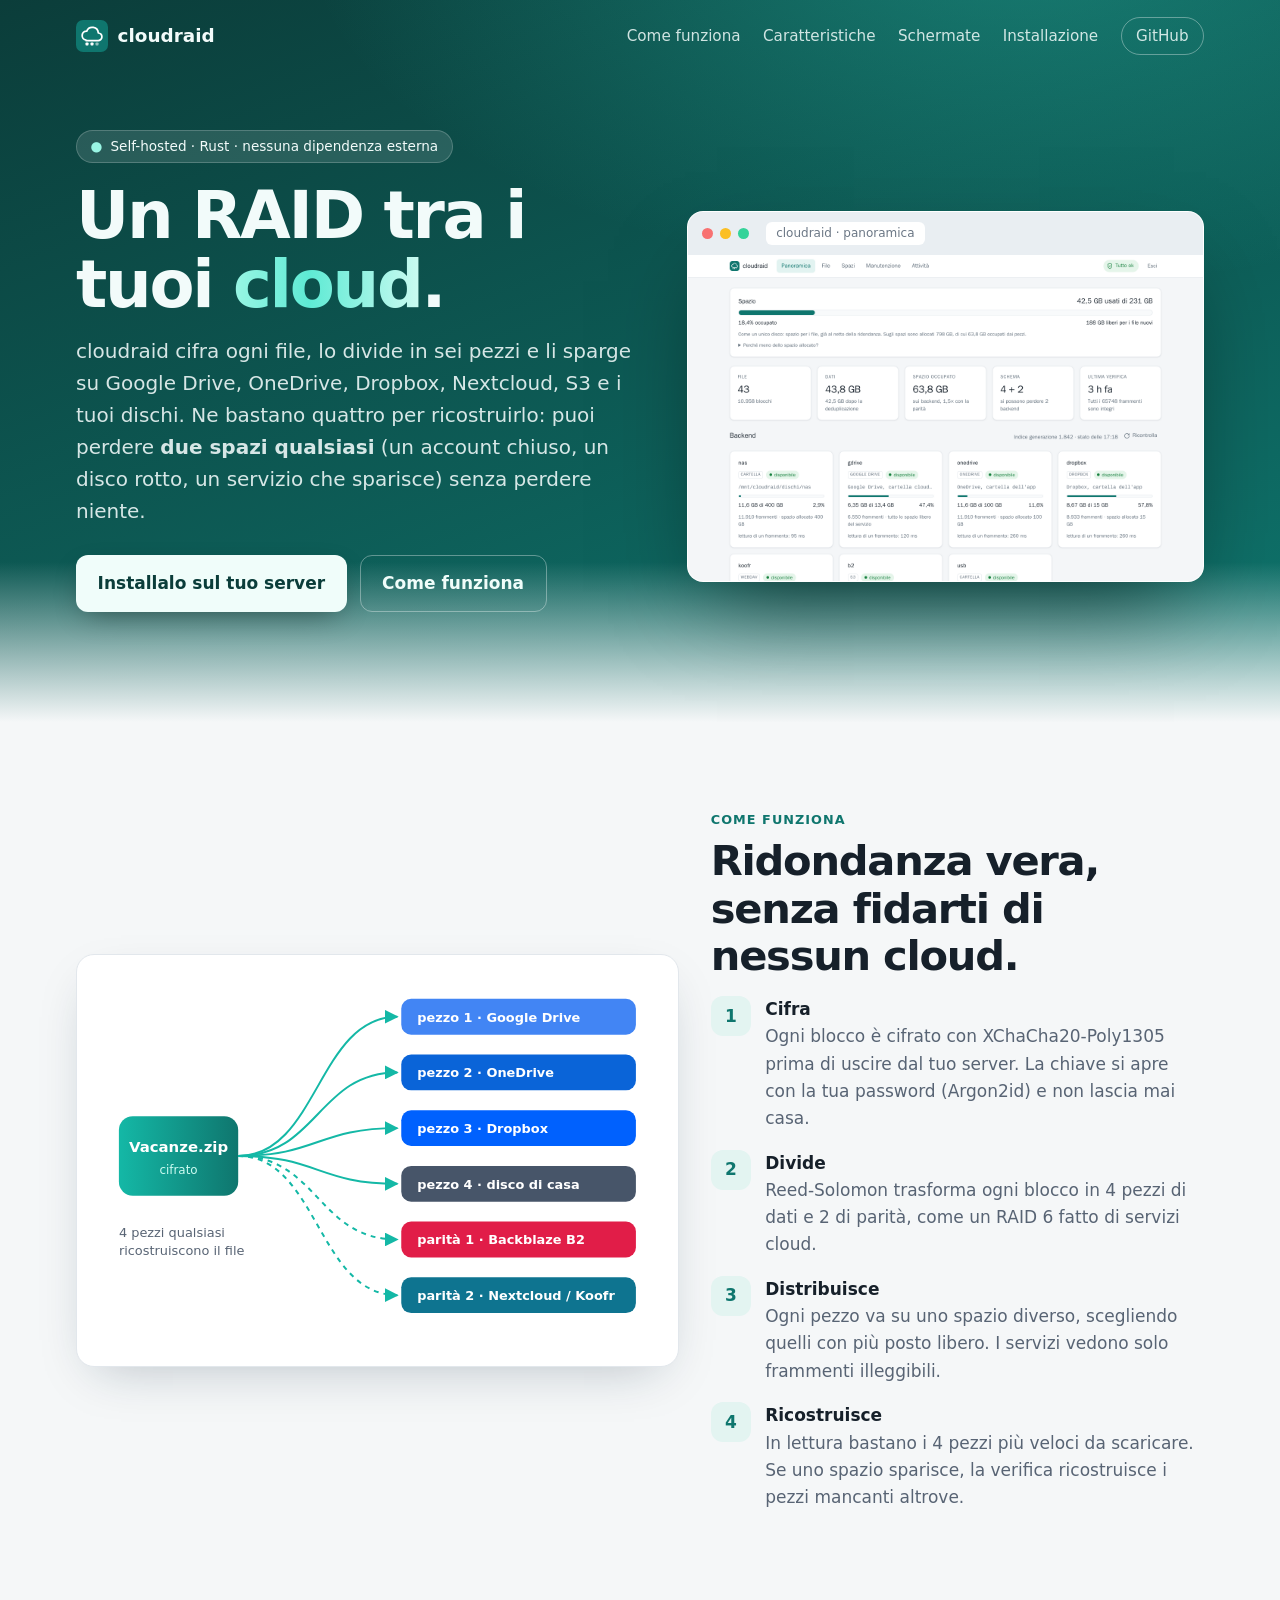
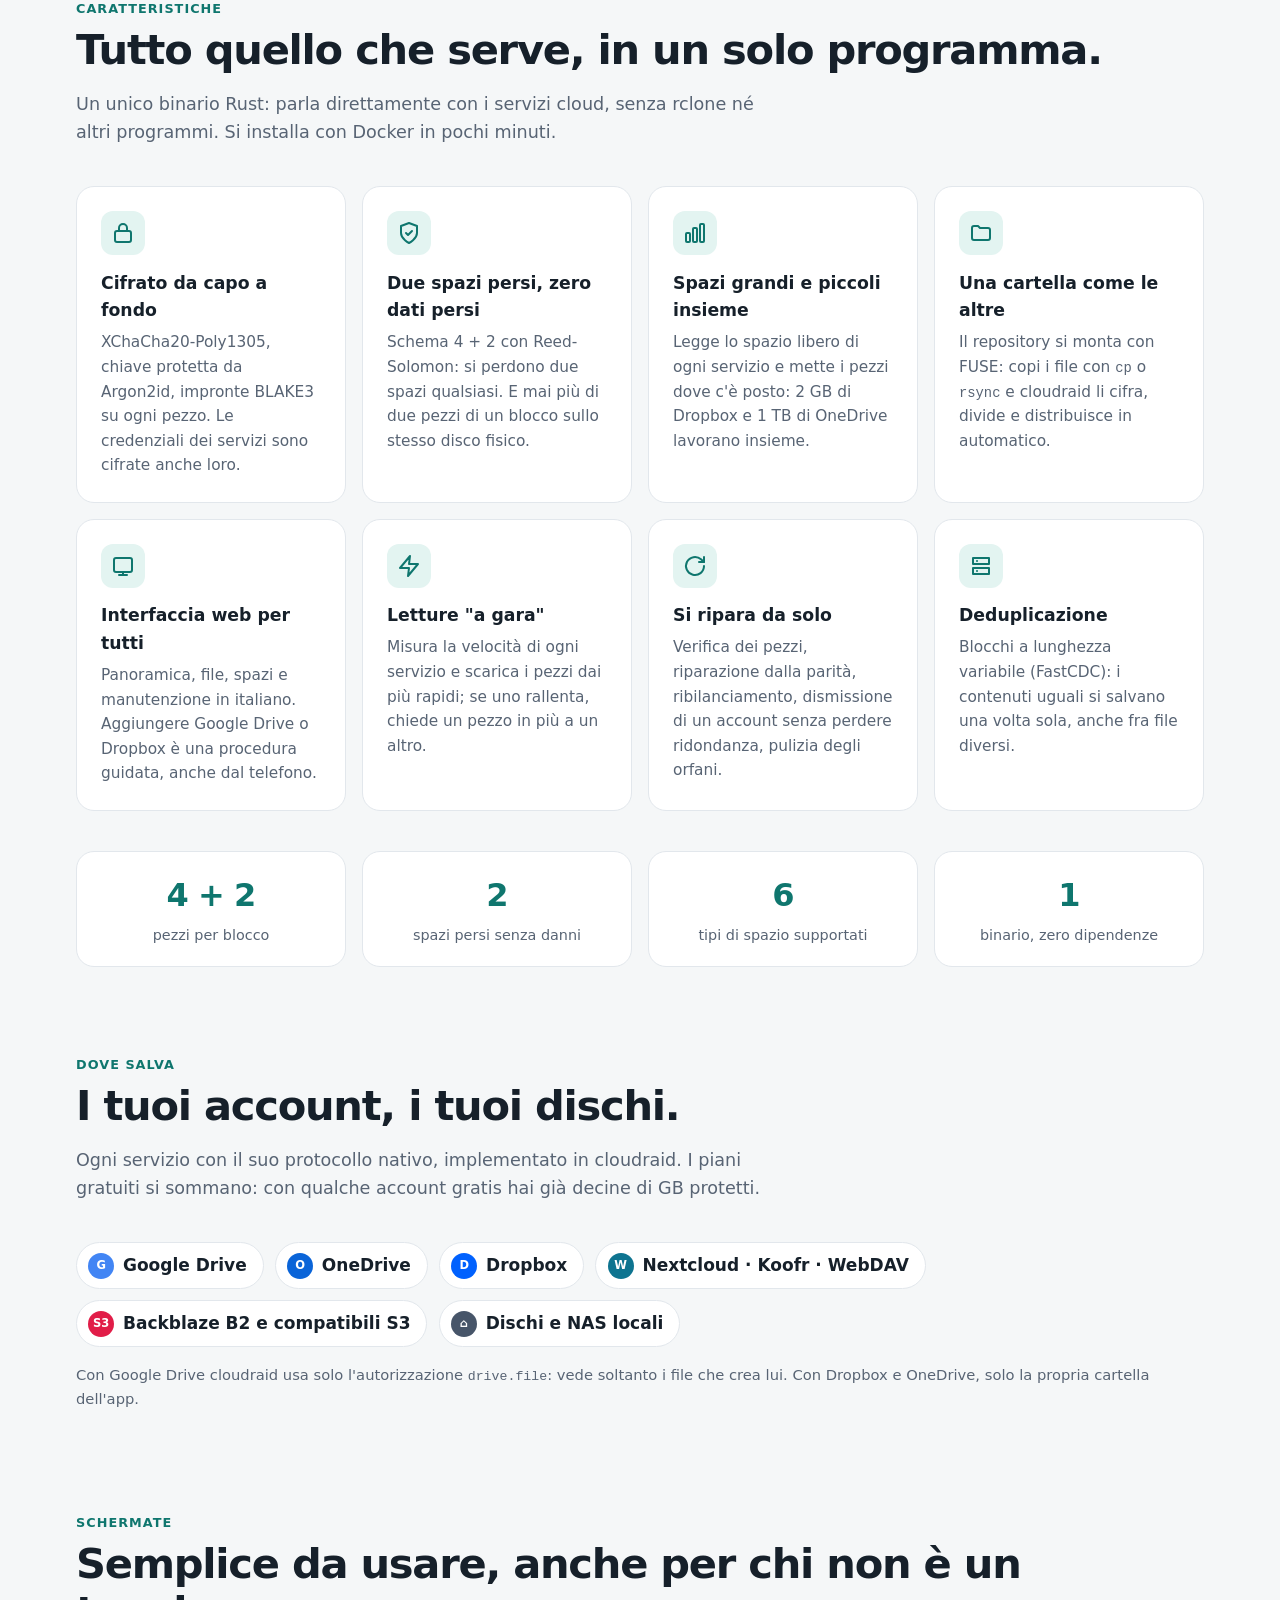
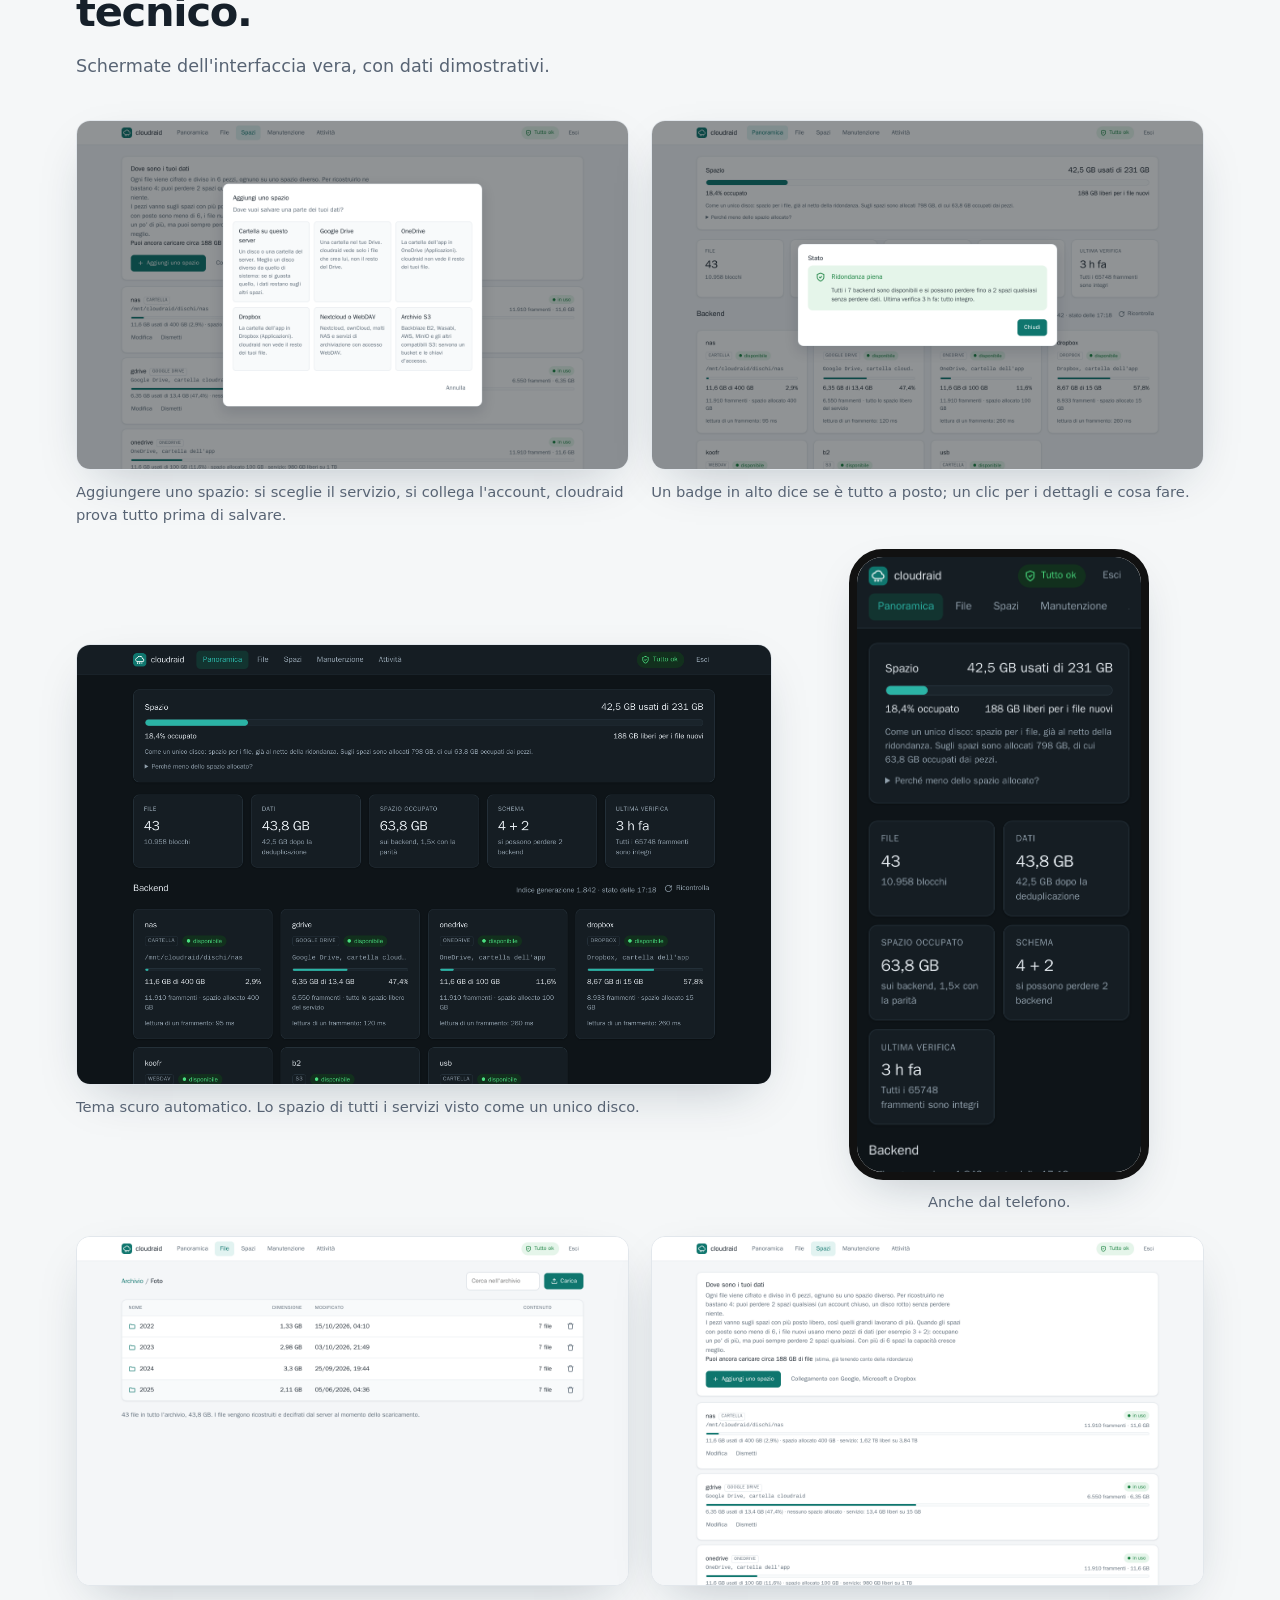
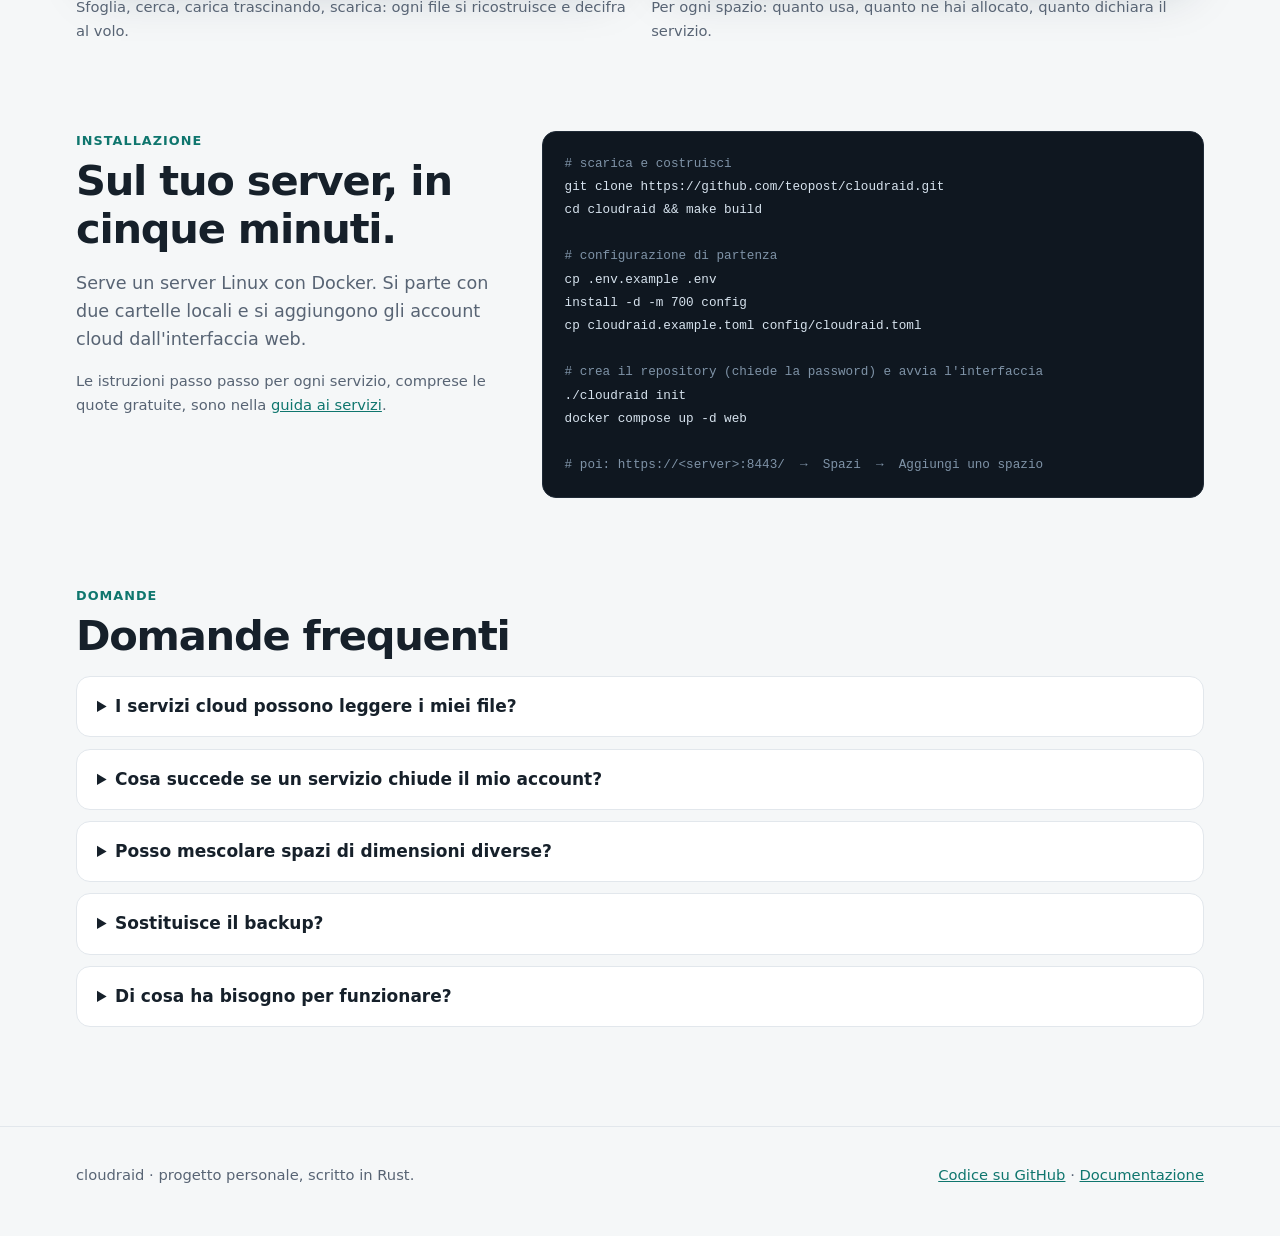
<file: index.html>
<!doctype html>
<html lang="it">
<head>
<meta charset="utf-8">
<meta name="viewport" content="width=device-width, initial-scale=1">
<title>cloudraid · un RAID tra i tuoi cloud</title>
<meta name="description" content="cloudraid divide ogni file in pezzi cifrati e li distribuisce su più servizi cloud e dischi: puoi perderne due qualsiasi senza perdere niente. Self-hosted, scritto in Rust, senza dipendenze esterne.">
<meta property="og:title" content="cloudraid · un RAID tra i tuoi cloud">
<meta property="og:description" content="Backup cifrato e ridondante su Google Drive, OneDrive, Dropbox, WebDAV, S3 e dischi locali. Puoi perdere due spazi qualsiasi senza perdere niente.">
<meta property="og:image" content="https://teopost.github.io/cloudraid/img/panoramica.png">
<meta property="og:type" content="website">
<link rel="icon" href="img/favicon.svg" type="image/svg+xml">
<style>
:root {
  --bg: #f5f7f8; --bg-2: #ffffff; --text: #16202a; --muted: #586474; --border: #e2e7ec;
  --accent: #0f766e; --accent-2: #14b8a6; --accent-soft: #e3f4f1; --shadow: 0 18px 50px -20px rgba(15, 40, 60, .28);
  --hero-1: #0b3d3a; --hero-2: #0f766e; --hero-text: #f2fbfa; --code-bg: #0f1720; --code-text: #d7e3ee;
  --radius: 18px;
}
@media (prefers-color-scheme: dark) {
  :root { --bg: #0d1217; --bg-2: #141b22; --text: #e7edf3; --muted: #9aa8b6; --border: #26313c;
    --accent: #2dd4bf; --accent-2: #5eead4; --accent-soft: #10302d; --shadow: 0 18px 50px -20px rgba(0, 0, 0, .7);
    --hero-1: #062724; --hero-2: #0c4f49; }
}
* { box-sizing: border-box; }
html { scroll-behavior: smooth; }
body { margin: 0; background: var(--bg); color: var(--text); font: 17px/1.6 ui-sans-serif, system-ui, -apple-system, "Segoe UI", Roboto, "Helvetica Neue", Arial, sans-serif; -webkit-font-smoothing: antialiased; }
img { max-width: 100%; height: auto; display: block; }
a { color: var(--accent); }
.wrap { max-width: 1160px; margin: 0 auto; padding: 0 16px; }
code { font-family: ui-monospace, SFMono-Regular, Menlo, Consolas, monospace; font-size: .9em; }

/* barra */
.nav { position: absolute; top: 0; left: 0; right: 0; z-index: 5; }
.nav .wrap { display: flex; align-items: center; justify-content: space-between; height: 72px; }
.logo { display: flex; align-items: center; gap: .6rem; color: var(--hero-text); text-decoration: none; font-weight: 700; font-size: 1.15rem; }
.logo img { width: 32px; height: 32px; }
.nav-links { display: flex; gap: 1.4rem; align-items: center; }
.nav-links a { color: rgba(242, 251, 250, .85); text-decoration: none; font-size: .95rem; }
.nav-links a:hover { color: #fff; }
.nav-links .gh { border: 1px solid rgba(255, 255, 255, .35); border-radius: 99px; padding: .35rem .9rem; }

/* eroe */
.hero { position: relative; overflow: hidden; color: var(--hero-text); background: radial-gradient(1200px 600px at 80% -10%, rgba(45, 212, 191, .35), transparent 60%), linear-gradient(160deg, var(--hero-1), var(--hero-2)); padding: 130px 0 110px; }
.hero::after { content: ""; position: absolute; inset: auto 0 0 0; height: 160px; background: linear-gradient(transparent, var(--bg)); }
.hero-grid { position: relative; z-index: 1; display: grid; gap: 2.5rem; }
.eyebrow { display: inline-flex; gap: .5rem; align-items: center; background: rgba(255, 255, 255, .12); border: 1px solid rgba(255, 255, 255, .2); border-radius: 99px; padding: .3rem .85rem; font-size: .85rem; }
.eyebrow b { color: #99f6e4; }
.hero h1 { font-size: clamp(2.3rem, 5.4vw, 4.1rem); line-height: 1.05; letter-spacing: -.035em; margin: 1.1rem 0 1rem; max-width: 15ch; }
.hero h1 span { background: linear-gradient(90deg, #99f6e4, #5eead4 40%, #ccfbf1); -webkit-background-clip: text; background-clip: text; color: transparent; }
.hero p.lead { font-size: clamp(1.05rem, 2vw, 1.25rem); max-width: 40rem; color: rgba(242, 251, 250, .88); margin: 0 0 1.8rem; }
.cta { display: flex; flex-wrap: wrap; gap: .8rem; }
.btn { display: inline-flex; align-items: center; gap: .5rem; padding: .85rem 1.35rem; border-radius: 12px; font-weight: 650; text-decoration: none; transition: transform .15s ease, box-shadow .15s ease; }
.btn:hover { transform: translateY(-1px); }
.btn-primary { background: #f0fdfa; color: #0b3d3a; box-shadow: 0 10px 30px -10px rgba(0, 0, 0, .45); }
.btn-ghost { color: #f0fdfa; border: 1px solid rgba(255, 255, 255, .35); }
.shot { border-radius: 14px; overflow: hidden; box-shadow: var(--shadow); border: 1px solid var(--border); background: var(--bg-2); }
.browser { border-radius: 16px; overflow: hidden; box-shadow: 0 40px 90px -30px rgba(0, 0, 0, .55); border: 1px solid rgba(255, 255, 255, .18); background: #fff; }
.browser-bar { display: flex; gap: 7px; align-items: center; padding: 10px 14px; background: #e9eef2; }
.browser-bar i { width: 11px; height: 11px; border-radius: 50%; background: #f87171; display: block; }
.browser-bar i:nth-child(2) { background: #fbbf24; } .browser-bar i:nth-child(3) { background: #34d399; }
.browser-bar span { margin-left: 10px; font-size: .75rem; color: #6b7785; background: #fff; border-radius: 6px; padding: 2px 10px; }
.hero-shot { position: relative; z-index: 1; margin-top: 3.2rem; }

/* sezioni */
section { padding: 88px 0; }
.kicker { color: var(--accent); font-weight: 700; letter-spacing: .08em; text-transform: uppercase; font-size: .8rem; }
h2 { font-size: clamp(1.8rem, 3.6vw, 2.6rem); letter-spacing: -.03em; line-height: 1.15; margin: .4rem 0 1rem; }
.sub { color: var(--muted); font-size: 1.1rem; max-width: 44rem; margin: 0 0 2.5rem; }

/* come funziona */
.how { display: grid; gap: 2rem; align-items: center; }
.diagram { background: var(--bg-2); border: 1px solid var(--border); border-radius: var(--radius); padding: 22px; box-shadow: var(--shadow); }
.diagram svg { width: 100%; height: auto; }
.diagram text { font-family: inherit; fill: var(--text); }
.steps { display: grid; gap: 1.1rem; margin: 0; padding: 0; list-style: none; counter-reset: s; }
.steps li { counter-increment: s; display: grid; grid-template-columns: 40px 1fr; gap: .9rem; align-items: start; }
.steps li::before { content: counter(s); display: grid; place-items: center; width: 40px; height: 40px; border-radius: 12px; background: var(--accent-soft); color: var(--accent); font-weight: 800; }
.steps b { display: block; }
.steps span { color: var(--muted); }

/* caratteristiche */
.features { display: grid; gap: 1rem; grid-template-columns: repeat(auto-fit, minmax(250px, 1fr)); }
.card { background: var(--bg-2); border: 1px solid var(--border); border-radius: var(--radius); padding: 24px; transition: transform .2s ease, box-shadow .2s ease; }
.card:hover { transform: translateY(-3px); box-shadow: var(--shadow); }
.ico { width: 44px; height: 44px; border-radius: 12px; display: grid; place-items: center; background: var(--accent-soft); color: var(--accent); margin-bottom: .9rem; }
.ico svg { width: 24px; height: 24px; }
.card h3 { margin: 0 0 .35rem; font-size: 1.08rem; }
.card p { margin: 0; color: var(--muted); font-size: .96rem; }

/* servizi */
.services { display: flex; flex-wrap: wrap; gap: .7rem; }
.svc { display: inline-flex; align-items: center; gap: .55rem; background: var(--bg-2); border: 1px solid var(--border); border-radius: 99px; padding: .55rem 1rem .55rem .7rem; font-weight: 600; }
.svc i { width: 26px; height: 26px; border-radius: 50%; display: grid; place-items: center; color: #fff; font-style: normal; font-size: .72rem; font-weight: 800; }
.note { color: var(--muted); font-size: .92rem; margin-top: 1rem; }

/* galleria */
.gallery { display: grid; gap: 1.4rem; }
.gallery figure { margin: 0; }
.gallery figcaption { color: var(--muted); font-size: .92rem; margin-top: .6rem; }
.gallery .row { display: grid; gap: 1.4rem; }
.phone { max-width: 300px; margin: 0 auto; border-radius: 34px; overflow: hidden; border: 8px solid #111; box-shadow: var(--shadow); }

/* numeri */
.stats { display: grid; grid-template-columns: repeat(auto-fit, minmax(170px, 1fr)); gap: 1rem; margin-top: 2.5rem; }
.stat { text-align: center; padding: 18px; border-radius: var(--radius); background: var(--bg-2); border: 1px solid var(--border); }
.stat b { display: block; font-size: 2rem; letter-spacing: -.03em; color: var(--accent); }
.stat span { color: var(--muted); font-size: .9rem; }

/* installazione */
pre { background: var(--code-bg); color: var(--code-text); border-radius: 14px; padding: 20px 22px; overflow-x: auto; font-size: .88rem; line-height: 1.65; margin: 0; border: 1px solid #1f2a36; }
pre .c { color: #7f93a7; }
.install { display: grid; gap: 1.5rem; align-items: start; }

/* domande */
details { background: var(--bg-2); border: 1px solid var(--border); border-radius: 14px; padding: 16px 20px; margin-bottom: .7rem; }
summary { cursor: pointer; font-weight: 650; }
details p { color: var(--muted); margin: .7rem 0 0; }

footer { border-top: 1px solid var(--border); padding: 36px 0 50px; color: var(--muted); font-size: .92rem; }
footer .wrap { display: flex; flex-wrap: wrap; justify-content: space-between; gap: 1rem; }

@media (min-width: 900px) {
  .hero-grid { grid-template-columns: 1.05fr .95fr; align-items: center; }
  .how { grid-template-columns: 1.1fr .9fr; }
  .gallery .row { grid-template-columns: 1fr 1fr; }
  .gallery .row.wide { grid-template-columns: 1.7fr 1fr; align-items: center; }
  .install { grid-template-columns: .8fr 1.2fr; }
}
@media (max-width: 640px) {
  .nav-links a:not(.gh) { display: none; }
  section { padding: 64px 0; }
  .hero { padding-top: 104px; }
}
@media (prefers-reduced-motion: reduce) { * { transition: none !important; scroll-behavior: auto !important; } }
</style>
</head>
<body>

<header class="nav">
  <div class="wrap">
    <a class="logo" href="#"><img src="img/favicon.svg" alt="">cloudraid</a>
    <nav class="nav-links" aria-label="Sezioni">
      <a href="#come-funziona">Come funziona</a>
      <a href="#caratteristiche">Caratteristiche</a>
      <a href="#schermate">Schermate</a>
      <a href="#installazione">Installazione</a>
      <a class="gh" href="https://github.com/teopost/cloudraid">GitHub</a>
    </nav>
  </div>
</header>

<div class="hero">
  <div class="wrap">
    <div class="hero-grid">
      <div>
        <span class="eyebrow"><b>●</b> Self-hosted · Rust · nessuna dipendenza esterna</span>
        <h1>Un RAID tra i tuoi <span>cloud</span>.</h1>
        <p class="lead">cloudraid cifra ogni file, lo divide in sei pezzi e li sparge su Google Drive, OneDrive, Dropbox,
          Nextcloud, S3 e i tuoi dischi. Ne bastano quattro per ricostruirlo: puoi perdere <b>due spazi qualsiasi</b>
          (un account chiuso, un disco rotto, un servizio che sparisce) senza perdere niente.</p>
        <div class="cta">
          <a class="btn btn-primary" href="#installazione">Installalo sul tuo server</a>
          <a class="btn btn-ghost" href="#come-funziona">Come funziona</a>
        </div>
      </div>
      <div class="browser hero-shot">
        <div class="browser-bar"><i></i><i></i><i></i><span>cloudraid · panoramica</span></div>
        <img src="img/panoramica.png" alt="La panoramica di cloudraid: spazio come un unico disco e stato dei sette spazi" width="2720" height="1720">
      </div>
    </div>
  </div>
</div>

<section id="come-funziona">
  <div class="wrap how">
    <div class="diagram" aria-label="Schema: un file cifrato diviso in sei pezzi su sei spazi diversi">
      <svg viewBox="0 0 560 360" role="img">
        <defs>
          <linearGradient id="g" x1="0" x2="1"><stop offset="0" stop-color="#14b8a6"/><stop offset="1" stop-color="#0f766e"/></linearGradient>
          <marker id="a" viewBox="0 0 10 10" refX="9" refY="5" markerWidth="7" markerHeight="7" orient="auto"><path d="M0 0L10 5L0 10z" fill="#14b8a6"/></marker>
        </defs>
        <rect x="20" y="140" width="120" height="80" rx="14" fill="url(#g)"/>
        <text x="80" y="176" text-anchor="middle" font-size="15" font-weight="700" style="fill:#fff">Vacanze.zip</text>
        <text x="80" y="198" text-anchor="middle" font-size="12" style="fill:#ccfbf1">cifrato</text>
        <g stroke="#14b8a6" stroke-width="2" fill="none" marker-end="url(#a)">
          <path d="M140 180 C 220 180, 220 40, 300 40"/>
          <path d="M140 180 C 220 180, 220 96, 300 96"/>
          <path d="M140 180 C 220 180, 220 152, 300 152"/>
          <path d="M140 180 C 220 180, 220 208, 300 208"/>
          <path d="M140 180 C 220 180, 220 264, 300 264" stroke-dasharray="5 5"/>
          <path d="M140 180 C 220 180, 220 320, 300 320" stroke-dasharray="5 5"/>
        </g>
        <g font-size="13" font-weight="650">
          <rect x="304" y="22" width="236" height="36" rx="10" fill="#4285f4"/><text x="320" y="45" style="fill:#fff">pezzo 1 · Google Drive</text>
          <rect x="304" y="78" width="236" height="36" rx="10" fill="#0a64d8"/><text x="320" y="101" style="fill:#fff">pezzo 2 · OneDrive</text>
          <rect x="304" y="134" width="236" height="36" rx="10" fill="#0061fe"/><text x="320" y="157" style="fill:#fff">pezzo 3 · Dropbox</text>
          <rect x="304" y="190" width="236" height="36" rx="10" fill="#475569"/><text x="320" y="213" style="fill:#fff">pezzo 4 · disco di casa</text>
          <rect x="304" y="246" width="236" height="36" rx="10" fill="#e11d48"/><text x="320" y="269" style="fill:#fff">parità 1 · Backblaze B2</text>
          <rect x="304" y="302" width="236" height="36" rx="10" fill="#0e7490"/><text x="320" y="325" style="fill:#fff">parità 2 · Nextcloud / Koofr</text>
        </g>
        <text x="20" y="262" font-size="13" style="fill:var(--muted)">4 pezzi qualsiasi</text>
        <text x="20" y="280" font-size="13" style="fill:var(--muted)">ricostruiscono il file</text>
      </svg>
    </div>
    <div>
      <div class="kicker">Come funziona</div>
      <h2>Ridondanza vera, senza fidarti di nessun cloud.</h2>
      <ol class="steps">
        <li><div><b>Cifra</b><span>Ogni blocco è cifrato con XChaCha20-Poly1305 prima di uscire dal tuo server. La chiave si apre con la tua password (Argon2id) e non lascia mai casa.</span></div></li>
        <li><div><b>Divide</b><span>Reed-Solomon trasforma ogni blocco in 4 pezzi di dati e 2 di parità, come un RAID 6 fatto di servizi cloud.</span></div></li>
        <li><div><b>Distribuisce</b><span>Ogni pezzo va su uno spazio diverso, scegliendo quelli con più posto libero. I servizi vedono solo frammenti illeggibili.</span></div></li>
        <li><div><b>Ricostruisce</b><span>In lettura bastano i 4 pezzi più veloci da scaricare. Se uno spazio sparisce, la verifica ricostruisce i pezzi mancanti altrove.</span></div></li>
      </ol>
    </div>
  </div>
</section>

<section id="caratteristiche" style="padding-top:0">
  <div class="wrap">
    <div class="kicker">Caratteristiche</div>
    <h2>Tutto quello che serve, in un solo programma.</h2>
    <p class="sub">Un unico binario Rust: parla direttamente con i servizi cloud, senza rclone né altri programmi. Si installa con Docker in pochi minuti.</p>
    <div class="features">
      <div class="card"><div class="ico"><svg viewBox="0 0 24 24" fill="none" stroke="currentColor" stroke-width="2" stroke-linecap="round" stroke-linejoin="round"><rect x="4" y="10" width="16" height="11" rx="2"/><path d="M8 10V7a4 4 0 0 1 8 0v3"/></svg></div>
        <h3>Cifrato da capo a fondo</h3><p>XChaCha20-Poly1305, chiave protetta da Argon2id, impronte BLAKE3 su ogni pezzo. Le credenziali dei servizi sono cifrate anche loro.</p></div>
      <div class="card"><div class="ico"><svg viewBox="0 0 24 24" fill="none" stroke="currentColor" stroke-width="2" stroke-linecap="round" stroke-linejoin="round"><path d="M12 22s8-4 8-10V5l-8-3-8 3v7c0 6 8 10 8 10z"/><path d="m9 12 2 2 4-4"/></svg></div>
        <h3>Due spazi persi, zero dati persi</h3><p>Schema 4 + 2 con Reed-Solomon: si perdono due spazi qualsiasi. E mai più di due pezzi di un blocco sullo stesso disco fisico.</p></div>
      <div class="card"><div class="ico"><svg viewBox="0 0 24 24" fill="none" stroke="currentColor" stroke-width="2" stroke-linecap="round" stroke-linejoin="round"><rect x="3" y="12" width="4" height="9" rx="1"/><rect x="10" y="7" width="4" height="14" rx="1"/><rect x="17" y="3" width="4" height="18" rx="1"/></svg></div>
        <h3>Spazi grandi e piccoli insieme</h3><p>Legge lo spazio libero di ogni servizio e mette i pezzi dove c'è posto: 2 GB di Dropbox e 1 TB di OneDrive lavorano insieme.</p></div>
      <div class="card"><div class="ico"><svg viewBox="0 0 24 24" fill="none" stroke="currentColor" stroke-width="2" stroke-linecap="round" stroke-linejoin="round"><path d="M3 7a2 2 0 0 1 2-2h4l2 2h8a2 2 0 0 1 2 2v8a2 2 0 0 1-2 2H5a2 2 0 0 1-2-2z"/></svg></div>
        <h3>Una cartella come le altre</h3><p>Il repository si monta con FUSE: copi i file con <code>cp</code> o <code>rsync</code> e cloudraid li cifra, divide e distribuisce in automatico.</p></div>
      <div class="card"><div class="ico"><svg viewBox="0 0 24 24" fill="none" stroke="currentColor" stroke-width="2" stroke-linecap="round" stroke-linejoin="round"><rect x="3" y="4" width="18" height="14" rx="2"/><path d="M8 21h8M12 18v3"/></svg></div>
        <h3>Interfaccia web per tutti</h3><p>Panoramica, file, spazi e manutenzione in italiano. Aggiungere Google Drive o Dropbox è una procedura guidata, anche dal telefono.</p></div>
      <div class="card"><div class="ico"><svg viewBox="0 0 24 24" fill="none" stroke="currentColor" stroke-width="2" stroke-linecap="round" stroke-linejoin="round"><path d="M13 2 3 14h9l-1 8 10-12h-9l1-8z"/></svg></div>
        <h3>Letture "a gara"</h3><p>Misura la velocità di ogni servizio e scarica i pezzi dai più rapidi; se uno rallenta, chiede un pezzo in più a un altro.</p></div>
      <div class="card"><div class="ico"><svg viewBox="0 0 24 24" fill="none" stroke="currentColor" stroke-width="2" stroke-linecap="round" stroke-linejoin="round"><path d="M21 12a9 9 0 1 1-3-6.7L21 8"/><path d="M21 3v5h-5"/></svg></div>
        <h3>Si ripara da solo</h3><p>Verifica dei pezzi, riparazione dalla parità, ribilanciamento, dismissione di un account senza perdere ridondanza, pulizia degli orfani.</p></div>
      <div class="card"><div class="ico"><svg viewBox="0 0 24 24" fill="none" stroke="currentColor" stroke-width="2" stroke-linecap="round" stroke-linejoin="round"><path d="M4 4h16v6H4zM4 14h16v6H4z"/><path d="M8 7h.01M8 17h.01"/></svg></div>
        <h3>Deduplicazione</h3><p>Blocchi a lunghezza variabile (FastCDC): i contenuti uguali si salvano una volta sola, anche fra file diversi.</p></div>
    </div>
    <div class="stats">
      <div class="stat"><b>4 + 2</b><span>pezzi per blocco</span></div>
      <div class="stat"><b>2</b><span>spazi persi senza danni</span></div>
      <div class="stat"><b>6</b><span>tipi di spazio supportati</span></div>
      <div class="stat"><b>1</b><span>binario, zero dipendenze</span></div>
    </div>
  </div>
</section>

<section id="servizi" style="padding-top:0">
  <div class="wrap">
    <div class="kicker">Dove salva</div>
    <h2>I tuoi account, i tuoi dischi.</h2>
    <p class="sub">Ogni servizio con il suo protocollo nativo, implementato in cloudraid. I piani gratuiti si sommano: con qualche account gratis hai già decine di GB protetti.</p>
    <div class="services">
      <span class="svc"><i style="background:#4285f4">G</i>Google Drive</span>
      <span class="svc"><i style="background:#0a64d8">O</i>OneDrive</span>
      <span class="svc"><i style="background:#0061fe">D</i>Dropbox</span>
      <span class="svc"><i style="background:#0e7490">W</i>Nextcloud · Koofr · WebDAV</span>
      <span class="svc"><i style="background:#e11d48">S3</i>Backblaze B2 e compatibili S3</span>
      <span class="svc"><i style="background:#475569">⌂</i>Dischi e NAS locali</span>
    </div>
    <p class="note">Con Google Drive cloudraid usa solo l'autorizzazione <code>drive.file</code>: vede soltanto i file che crea lui. Con Dropbox e OneDrive, solo la propria cartella dell'app.</p>
  </div>
</section>

<section id="schermate" style="padding-top:0">
  <div class="wrap">
    <div class="kicker">Schermate</div>
    <h2>Semplice da usare, anche per chi non è un tecnico.</h2>
    <p class="sub">Schermate dell'interfaccia vera, con dati dimostrativi.</p>
    <div class="gallery">
      <div class="row">
        <figure><div class="shot"><img loading="lazy" src="img/aggiungi.png" alt="Procedura guidata per aggiungere uno spazio" width="2720" height="1720"></div>
          <figcaption>Aggiungere uno spazio: si sceglie il servizio, si collega l'account, cloudraid prova tutto prima di salvare.</figcaption></figure>
        <figure><div class="shot"><img loading="lazy" src="img/stato.png" alt="Badge di stato e dettagli della ridondanza" width="2720" height="1720"></div>
          <figcaption>Un badge in alto dice se è tutto a posto; un clic per i dettagli e cosa fare.</figcaption></figure>
      </div>
      <div class="row wide">
        <figure><div class="shot"><img loading="lazy" src="img/panoramica-scura.png" alt="Panoramica in tema scuro" width="2720" height="1720"></div>
          <figcaption>Tema scuro automatico. Lo spazio di tutti i servizi visto come un unico disco.</figcaption></figure>
        <figure><div class="phone"><img loading="lazy" src="img/telefono.png" alt="cloudraid sul telefono" width="1170" height="2532"></div>
          <figcaption style="text-align:center">Anche dal telefono.</figcaption></figure>
      </div>
      <div class="row">
        <figure><div class="shot"><img loading="lazy" src="img/file.png" alt="Elenco dei file" width="2720" height="1720"></div>
          <figcaption>Sfoglia, cerca, carica trascinando, scarica: ogni file si ricostruisce e decifra al volo.</figcaption></figure>
        <figure><div class="shot"><img loading="lazy" src="img/spazi.png" alt="Pagina degli spazi con spazio allocato" width="2720" height="1720"></div>
          <figcaption>Per ogni spazio: quanto usa, quanto ne hai allocato, quanto dichiara il servizio.</figcaption></figure>
      </div>
    </div>
  </div>
</section>

<section id="installazione" style="padding-top:0">
  <div class="wrap install">
    <div>
      <div class="kicker">Installazione</div>
      <h2>Sul tuo server, in cinque minuti.</h2>
      <p class="sub" style="margin-bottom:1rem">Serve un server Linux con Docker. Si parte con due cartelle locali e si aggiungono gli account cloud dall'interfaccia web.</p>
      <p class="note">Le istruzioni passo passo per ogni servizio, comprese le quote gratuite, sono nella <a href="https://github.com/teopost/cloudraid/blob/main/docs/servizi.md">guida ai servizi</a>.</p>
    </div>
    <pre><code><span class="c"># scarica e costruisci</span>
git clone https://github.com/teopost/cloudraid.git
cd cloudraid && make build

<span class="c"># configurazione di partenza</span>
cp .env.example .env
install -d -m 700 config
cp cloudraid.example.toml config/cloudraid.toml

<span class="c"># crea il repository (chiede la password) e avvia l'interfaccia</span>
./cloudraid init
docker compose up -d web

<span class="c"># poi: https://&lt;server&gt;:8443/  →  Spazi  →  Aggiungi uno spazio</span></code></pre>
  </div>
</section>

<section id="domande" style="padding-top:0">
  <div class="wrap">
    <div class="kicker">Domande</div>
    <h2>Domande frequenti</h2>
    <details><summary>I servizi cloud possono leggere i miei file?</summary><p>No. Ricevono solo pezzi cifrati, e di norma ogni servizio ha un solo pezzo di ogni blocco. Senza la chiave, che resta sul tuo server protetta dalla tua password, sono dati illeggibili.</p></details>
    <details><summary>Cosa succede se un servizio chiude il mio account?</summary><p>Niente di grave: i file si leggono dagli altri spazi. Aggiungi un nuovo spazio, premi "Verifica e ripara" e i pezzi mancanti vengono ricostruiti dalla parità e salvati lì.</p></details>
    <details><summary>Posso mescolare spazi di dimensioni diverse?</summary><p>Sì. cloudraid legge lo spazio libero di ogni servizio (o quello che allochi tu) e distribuisce i pezzi di conseguenza. La panoramica mostra quanto puoi ancora caricare, già al netto della ridondanza.</p></details>
    <details><summary>Sostituisce il backup?</summary><p>È un archivio ridondante, non un backup con versioni: se cancelli un file, è cancellato ovunque. Ha senso affiancarlo a un backup tradizionale, oppure usarlo come destinazione dei backup.</p></details>
    <details><summary>Di cosa ha bisogno per funzionare?</summary><p>Di un server Linux con Docker (anche un mini PC), di almeno sei spazi (cartelle, dischi o account cloud) e, per Google, Microsoft e Dropbox, di registrare l'app una volta sola presso il servizio: l'interfaccia ti guida passo passo.</p></details>
  </div>
</section>

<footer>
  <div class="wrap">
    <span>cloudraid · progetto personale, scritto in Rust.</span>
    <span><a href="https://github.com/teopost/cloudraid">Codice su GitHub</a> · <a href="https://github.com/teopost/cloudraid/blob/main/README.md">Documentazione</a></span>
  </div>
</footer>
</body>
</html>
</file>
